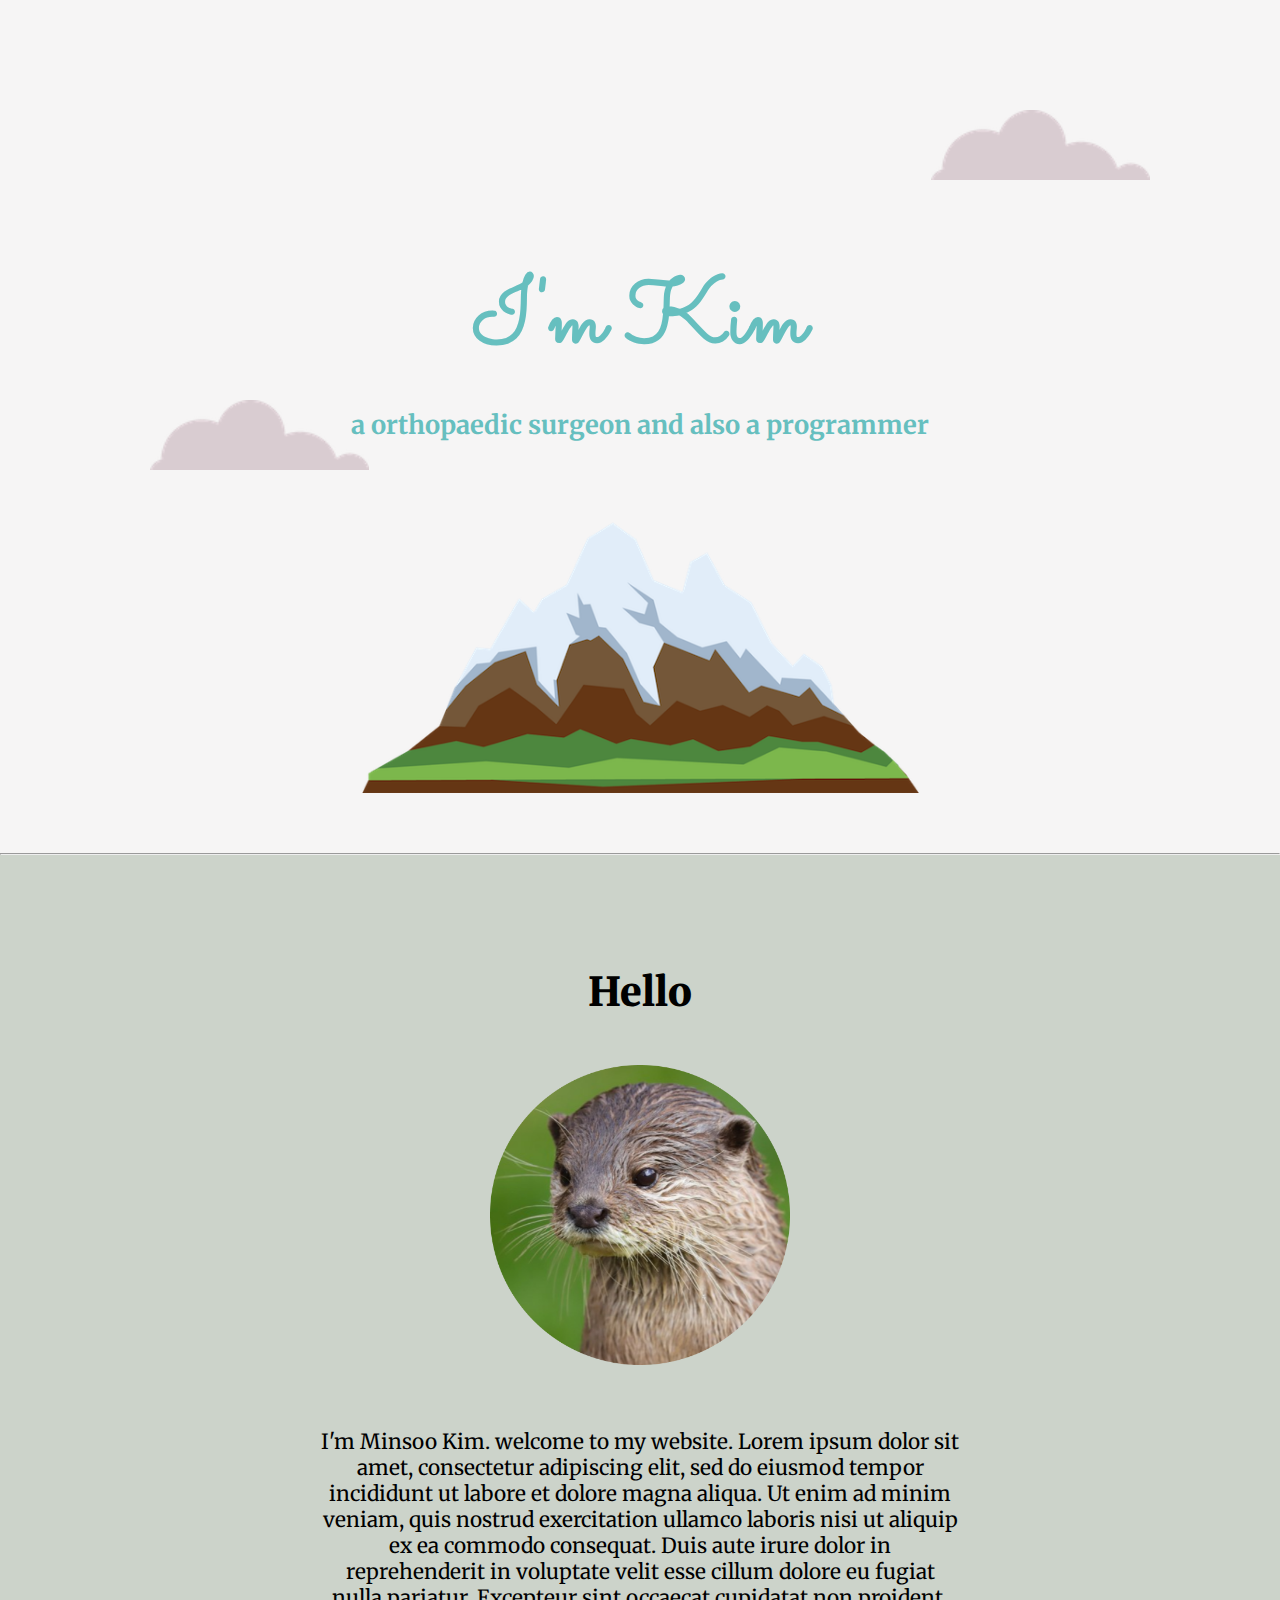
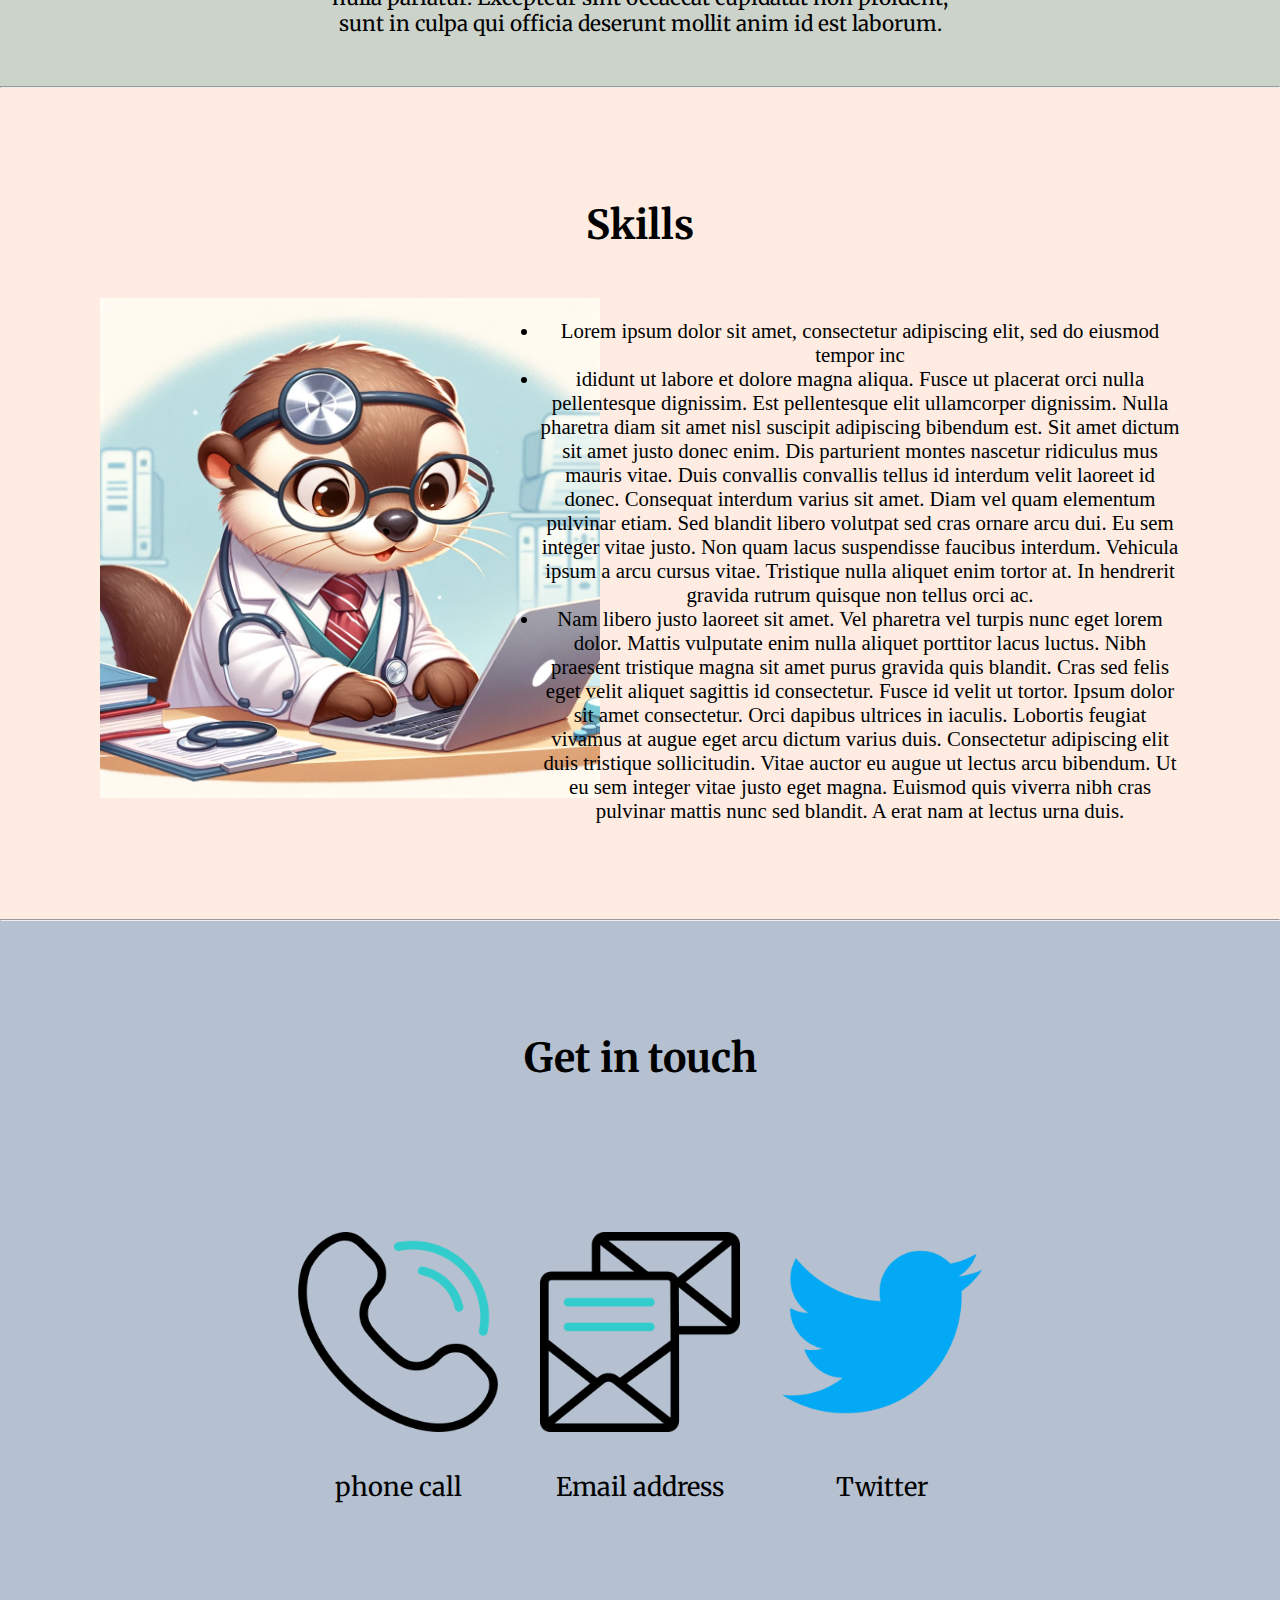
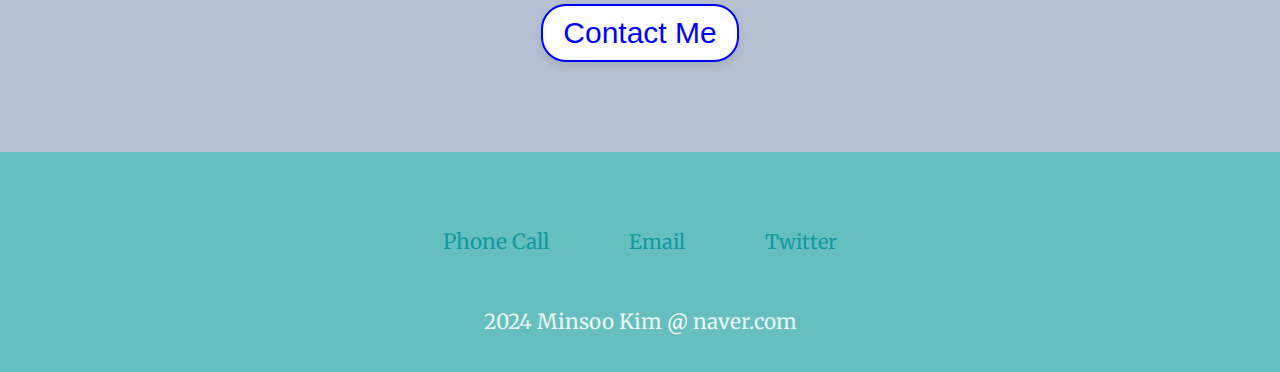
<file: index.html>
<!DOCTYPE html>
<html>
    <head>
        <meta charset="utf-8">
        <title>My Personal Site</title>
        <link rel="stylesheet" href="style.css">
        <link rel="icon" href="favicon.ico">
        <link href="https://fonts.googleapis.com/css2?family=Merriweather:ital,wght@0,300;0,400;0,700;0,900;1,300;1,400;1,700;1,900&family=Sacramento&display=swap" rel="stylesheet">    </head>
    <body>
        <div class="upperSection">
            <img id="upperCloud" src="images/cloud.png" alt="upper cloud">
            <h1 style="margin: 310px auto auto auto; color: #66BFBF;">I'm Kim</h1>
            <img id="lowerCloud" src="images/cloud.png" alt="lower cloud">
            <p class="firstP" style="color: #66BFBF;"><strong>a orthopaedic surgeon and also a programmer</strong></p>    
            <img src="images/mountain.png" alt="mountain" style="height: 40%;">
        </div>

        <div class="middleSection1">
            <hr>
            <h2><strong>Hello</strong></h2>
            <img class="myImage" src="images/picture-modified.png" alt="image">
            <p class="greeting">I'm Minsoo Kim. welcome to my website. Lorem ipsum dolor sit amet, consectetur adipiscing elit, sed do eiusmod tempor incididunt ut labore et dolore magna aliqua. Ut enim ad minim veniam, quis nostrud exercitation ullamco laboris nisi ut aliquip ex ea commodo consequat. Duis aute irure dolor in reprehenderit in voluptate velit esse cillum dolore eu fugiat nulla pariatur. Excepteur sint occaecat cupidatat non proident, sunt in culpa qui officia deserunt mollit anim id est laborum.</p>
            <br>
        </div>

        <div class="middleSection2">
            <hr>
            <h2>Skills</h2>
            <img class="doctorImage" src="images/doctorImage.png" alt="doctor programmer">
            <ul class="doctorMessage">
                <li>Lorem ipsum dolor sit amet, consectetur adipiscing elit, sed do eiusmod tempor inc</li>
                <li>ididunt ut labore et dolore magna aliqua. Fusce ut placerat orci nulla pellentesque dignissim. Est pellentesque elit ullamcorper dignissim. Nulla pharetra diam sit amet nisl suscipit adipiscing bibendum est. Sit amet dictum sit amet justo donec enim. Dis parturient montes nascetur ridiculus mus mauris vitae. Duis convallis convallis tellus id interdum velit laoreet id donec. Consequat interdum varius sit amet. Diam vel quam elementum pulvinar etiam. Sed blandit libero volutpat sed cras ornare arcu dui. Eu sem integer vitae justo. Non quam lacus suspendisse faucibus interdum. Vehicula ipsum a arcu cursus vitae. Tristique nulla aliquet enim tortor at. In hendrerit gravida rutrum quisque non tellus orci ac.</li>
                <li>Nam libero justo laoreet sit amet. Vel pharetra vel turpis nunc eget lorem dolor. Mattis vulputate enim nulla aliquet porttitor lacus luctus. Nibh praesent tristique magna sit amet purus gravida quis blandit. Cras sed felis eget velit aliquet sagittis id consectetur. Fusce id velit ut tortor. Ipsum dolor sit amet consectetur. Orci dapibus ultrices in iaculis. Lobortis feugiat vivamus at augue eget arcu dictum varius duis. Consectetur adipiscing elit duis tristique sollicitudin. Vitae auctor eu augue ut lectus arcu bibendum. Ut eu sem integer vitae justo eget magna. Euismod quis viverra nibh cras pulvinar mattis nunc sed blandit. A erat nam at lectus urna duis.</li>
            </ul>
            <br>
        </div>

        <div class="bottomSection">
            <hr>
            <h2>Get in touch</h2>
            <table>
                <tr>
                    <td><img src="images/phone.png" alt="phone"></td>
                    <td><img src="images/mailing.png" alt="email"></td>
                    <td><img src="images/twitter.png" alt="twitter"></td>
                </tr>
                <tr>
                    <td>phone call</td>
                    <td><a href="https://www.google.com/">Email address</a></td>
                    <td><a href="https://twitter.com/?lang=ko">Twitter</a></td>
                </tr>
            </table>
            <button>Contact Me</button>
            <br>
        </div>
        <div class="lastLine">
            <p id="lastcall"><span>Phone Call</span><span><a href="www.naver.com">Email</a></span><span><a href="www.google.com">Twitter</a></span></p>
            <p style="color: #EAF6F6">2024 Minsoo Kim @ naver.com </p>
        </div>
    </body>
</html>
</file>
<file: style.css>
body{
    text-align: center;
    margin: 0px;
}

.upperSection {
    background-color: #F6F5F5;
    height: 833px;
    line-height: 70px;
  }
  
.middleSection1 {
    padding: 0px;
    background-color: #CCD3CA;
    height: 833px;
  }

.greeting { 
    position: relative;
    top: 60px;
    margin: auto auto auto auto;
}

.middleSection2 {
    padding: 0px;
    background-color: #FEECE2;
    height: 833px;
  }

.doctorMessage {
    position: absolute;
    right: 100px;
    width: 50%;
    font-size: 1.3rem;
}

.bottomSection {
    padding: 0px;
    background-color: #B5C0D0;
    height: 833px;
  }

.bottomSection a {
    font-size: 1.6rem;
    font-family: "Merriweather", serif;
    color: black;
}

#upperCloud {
    height: 70px;
    position : absolute;
    top: 110px;
    right : 130px;
}

#lowerCloud {
    height: 70px;
    position : absolute;
    top: 400px;
    left : 150px;
}

h1 {
    position: relative;
    bottom : 2rem;
    font-size: 5.6rem;
    font-family: "Sacramento", cursive;
}

h2 {
    font-family: "Merriweather", serif;
    font-size: 2.5rem;
    margin: 7rem auto 3rem auto;
}

.firstP {
    font-size: 1.6rem;
    text-align: center;
    margin: auto auto auto auto;
}

p {
    font-family: "Merriweather", serif;
    margin: 0px;
    font-size: 1.3rem;
    width: 50%;
}

body, html {
    margin: 0px;
    padding: 0px;
}

hr {
    margin: 0px;
}

.myImage {
    height: 300px;
}

.doctorImage {
    height: 500px;
    float: left;
    margin: 100px 30px auto 100px;
    position: relative;
    bottom: 100px;
}

div {
    margin-top: 0px;
    padding: 10px;
}

img {
    height : 200px;
}
table {
    width: 70%;
    position: relative;
    top: 0px;
    padding: 70px;
    margin: auto auto auto auto;
    border-spacing: 30px;
}

button {
    padding: 10px 20px;
    background-color: white;
    color: blue;
    border: 2px solid blue;
    border-radius: 25px; /* 이 값을 조정하여 버튼의 둥근 모서리를 만듭니다 */
    text-align: center;
    text-decoration: none;
    display: inline-block;
    font-size: 30px;
    cursor: pointer;
    transition: all 0.3s ease; /* 버튼에 마우스 오버 시 효과를 위한 transition */
    box-shadow: 0 4px 8px rgba(0, 0, 0, 0.1);
}

button:hover {
    background-color: rgba(0, 0, 255, 0.7); /* 푸른색 배경을 투명도 70%로 설정 */
    color: rgba(255, 255, 255, 0.7); /* 흰색 텍스트를 투명도 70%로 설정 */
    box-shadow: 0 4px 12px rgba(0, 0, 0, 0.2); 
}

/* 버튼이 눌렸을 때 눌리는 효과 */
button:active {
    transform: translateY(2px); /* Y축으로 2px 이동하여 눌림 효과 */
    background-color: rgba(0, 0, 255, 0.5); /* 배경 색상을 더 흐리게 */
    box-shadow: 0 2px 4px rgba(0, 0, 0, 0.2);
}

a {
    font-size: 1.6rem;
    font-family: "Merriweather", serif;
    text-decoration: none;
    transition: 0.3s ease
}

a:hover { 
    color : white;
}


td {
    align-items: center;
    font-size: 1.6rem;
    font-family: "Merriweather", serif;
}

.lastLine {
    height: 200px;
    background: #66BFBF;
    display: grid;
    place-items: center;
    color: #11999E;
    font-size: 20px;
    font-family: "Merriweather", serif;
}

#lastcall {
    margin-top: 40px;
}

#lastcall span {
    margin: 40px;
}

#lastcall a{
    color: #11999E;
    font-size: 20px;
    font-family: "Merriweather", serif;
}

#lastcall a:hover {
    color : white;
}
</file>
